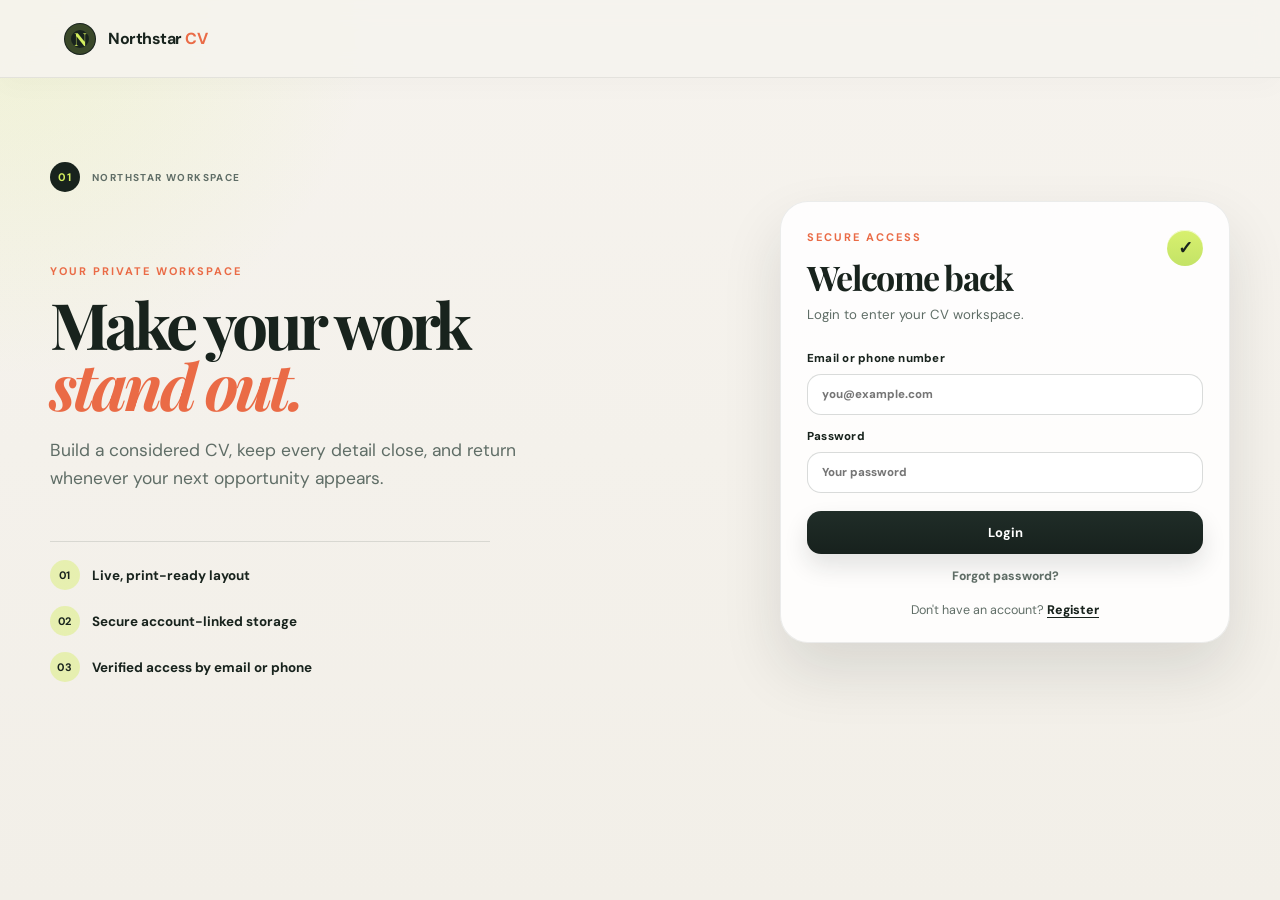
<file: index.html>
<!doctype html>
<html lang="en">
<head>
  <meta charset="UTF-8">
  <meta name="viewport" content="width=device-width, initial-scale=1.0">
  <meta name="description" content="Curriculum Vitae builder with live professional preview and print-ready output.">
  <title>Northstar CV Builder</title>
  <link rel="preconnect" href="https://fonts.googleapis.com">
  <link rel="preconnect" href="https://fonts.gstatic.com" crossorigin>
  <link href="https://fonts.googleapis.com/css2?family=DM+Sans:wght@400;500;600;700&family=Playfair+Display:wght@600;700&display=swap" rel="stylesheet">
  <link rel="stylesheet" href="style.css">
  <link rel="stylesheet" href="page.css">
  <script>
    (async () => {
      const storedUser = localStorage.getItem('northstar-user');
      if (!storedUser) {
        window.location.replace('login.html');
        return;
      }

      try {
        const user = JSON.parse(storedUser);
        const response = await fetch(`api.php?id=${encodeURIComponent(user.id)}`, { credentials: 'same-origin' });
        if (!response.ok) {
          window.location.replace('login.html');
          return;
        }
        document.body.classList.remove('auth-protected');
      } catch (error) {
        window.location.replace('login.html');
      }
    })();
  </script>
</head>
<body class="auth-protected">
  <header class="topbar">
    <a class="brand" href="#top" aria-label="Northstar CV Builder home"><span class="brand-mark">N</span><span>Northstar <em>CV</em></span></a>
    <div class="top-actions"><span class="saved-state" id="savedState">Saved locally</span><button class="button button-ghost" id="resetButton" type="button">Reset</button><button class="button button-dark" id="printButton" type="button"><span aria-hidden="true">↗</span> Print / PDF</button></div>
  </header>
  <main id="top" class="app-shell">
    <section class="intro"><p class="eyebrow">Curriculum vitae studio</p><h1>Build a CV that<br><span>opens doors.</span></h1><p class="intro-copy">Shape your story, keep the details sharp, and walk away with a CV that feels unmistakably yours.</p><div class="progress-wrap"><div class="progress-label"><span>Profile completeness</span><strong id="progressText">0%</strong></div><div class="progress-track"><div id="progressBar"></div></div></div></section>
    <div class="workspace">
      <form class="editor" id="cvForm" autocomplete="off">
        <section class="form-section"><div class="section-heading"><div><span class="step">01</span><h2>Contact information</h2><p>Give employers a clear way to reach you.</p></div></div><div class="field-grid"><label class="field field-wide">Full name<input data-path="basics.name" placeholder="John Doe"></label><label class="field field-wide">Professional headline<input data-path="basics.headline" placeholder="Professional"></label><label class="field">Professional email<input data-path="basics.email" type="email" placeholder="john.doe@example.com"></label><label class="field">Professional phone<input data-path="basics.phone" placeholder="+1 555 000 0000"></label><label class="field">Date of birth<input data-path="basics.dob" placeholder="DD/MM/YYYY"></label><label class="field">City and state / country<input data-path="basics.location" placeholder="City, State, Country"></label><label class="field">Website / LinkedIn<input data-path="basics.website" placeholder="linkedin.com/in/johndoe"></label></div></section>
        <section class="form-section"><div class="section-heading"><div><span class="step">02</span><h2>Professional summary</h2><p>Write a tailored 3-to-4-sentence introduction.</p></div><label class="switch"><input type="checkbox" data-toggle="summary" checked><span></span><b>Include</b></label></div><label class="field"><textarea data-path="summary" rows="4" placeholder="Highlight your top skills, achievements, and career goals..."></textarea></label></section>
        <section class="form-section"><div class="section-heading"><div><span class="step">03</span><h2>Work experience</h2><p>List roles in reverse-chronological order with measurable achievements.</p></div><button class="add-button" type="button" data-add="experience">+ Add role</button></div><div id="experienceFields"></div></section>
        <section class="form-section"><div class="section-heading"><div><span class="step">04</span><h2>Education & qualifications</h2><p>Include degrees, diplomas, institutions, locations, and dates.</p></div><button class="add-button" type="button" data-add="education">+ Add education</button></div><div id="educationFields"></div></section>
        <section class="form-section"><div class="section-heading"><div><span class="step">05</span><h2>Skills</h2><p>Make your strongest capabilities easy to scan.</p></div></div><label class="field"><span>Skills <small>Separate each skill with a comma</small></span><input data-path="skills" placeholder="Communication, Leadership, Teamwork, Engineering, Problem solving, Time management"></label></section>
        <section class="form-section"><div class="section-heading"><div><span class="step">06</span><h2>Optional sections</h2><p>Add specialized details when they strengthen your application.</p></div></div><div class="optional-grid"><label class="optional-card"><input type="checkbox" data-toggle="positions"><span><b>Positions held</b><small>Additional roles</small></span></label><label class="optional-card"><input type="checkbox" data-toggle="certifications"><span><b>Certifications & licenses</b><small>Industry credentials</small></span></label><label class="optional-card"><input type="checkbox" data-toggle="awards"><span><b>Awards & honors</b><small>Recognition and scholarships</small></span></label><label class="optional-card"><input type="checkbox" data-toggle="publications"><span><b>Publications & presentations</b><small>Research and industry work</small></span></label><label class="optional-card"><input type="checkbox" data-toggle="memberships"><span><b>Professional memberships</b><small>Recognized industry bodies</small></span></label></div><div id="optionalFields"></div></section>
        <section class="form-section"><div class="section-heading"><div><span class="step">07</span><h2>Referees</h2><p>List employers, mentors, or professional contacts who can vouch for your work.</p></div><button class="add-button" type="button" data-add="references">+ Add referee</button></div><div id="referencesFields"></div></section>
      </form>
      <aside class="preview-panel"><div class="preview-toolbar"><div><span class="eyebrow">Live document</span><h2>Your CV</h2></div><span class="page-count">A4 / 1 page</span></div><div class="paper" id="cvPreview"></div></aside>
    </div>
  </main>
  <script src="main.js?v=20261012-positions"></script>
</body>
</html>
</file>
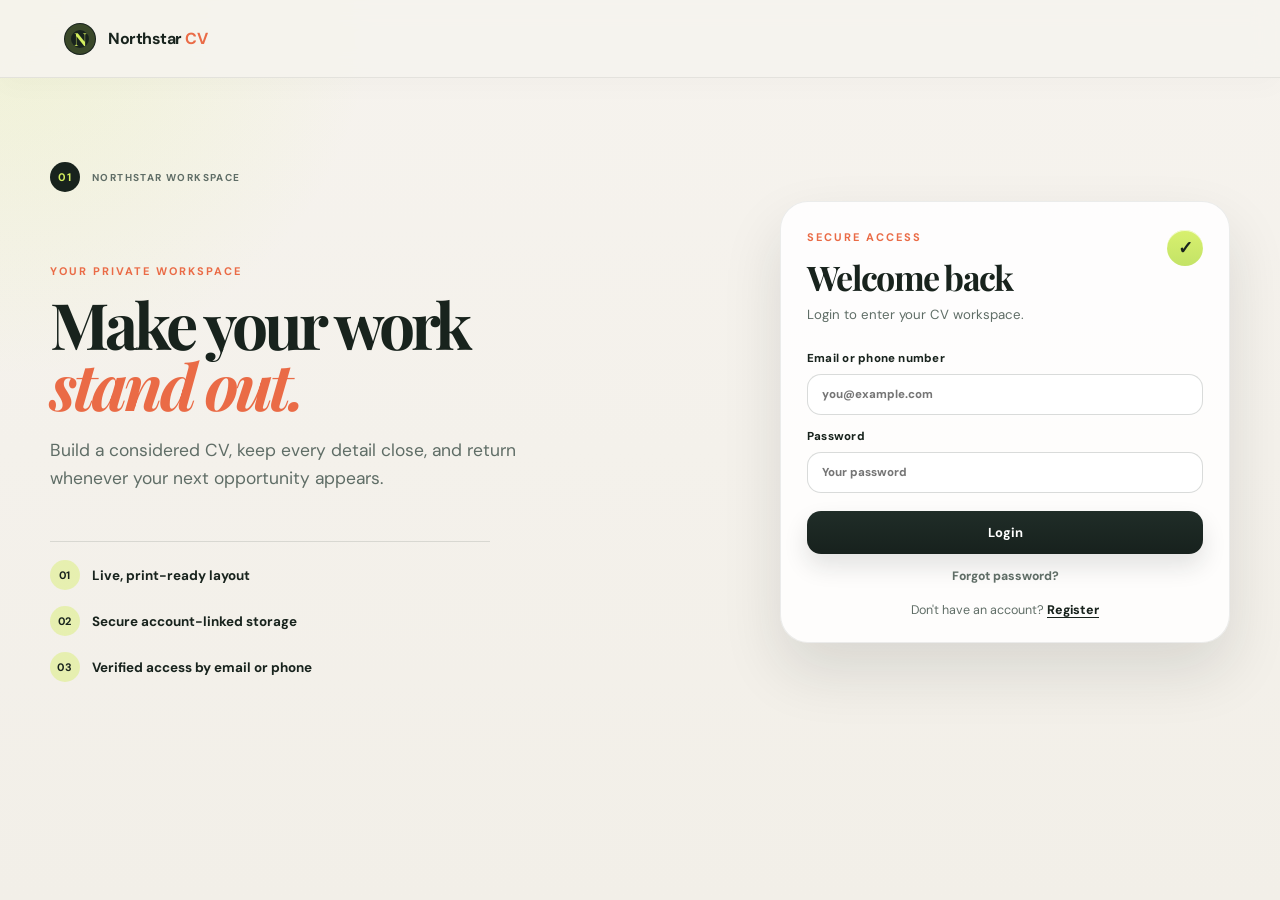
<file: login.html>
<!doctype html>
<html lang="en">
<head>
  <meta charset="UTF-8">
  <meta name="viewport" content="width=device-width, initial-scale=1.0">
  <meta name="description" content="Secure access to your Northstar CV workspace.">
  <title>Login | Northstar CV</title>
  <link rel="preconnect" href="https://fonts.googleapis.com">
  <link rel="preconnect" href="https://fonts.gstatic.com" crossorigin>
  <link href="https://fonts.googleapis.com/css2?family=DM+Sans:wght@400;500;600;700&family=Playfair+Display:wght@600;700&display=swap" rel="stylesheet">
  <link rel="stylesheet" href="style.css">
  <link rel="stylesheet" href="page.css">
</head>
<body class="auth-page">
  <header class="topbar">
    <a class="brand" href="login.html" aria-label="Northstar CV home"><span class="brand-mark">N</span><span>Northstar <em>CV</em></span></a>
  </header>

  <main class="auth-shell">
    <section class="auth-hero">
      <div class="hero-index"><span>01</span><span>Northstar workspace</span></div>
      <p class="eyebrow">Your private workspace</p>
      <h1>Make your work<br><span>stand out.</span></h1>
      <p>Build a considered CV, keep every detail close, and return whenever your next opportunity appears.</p>
      <div class="auth-benefits"><div><strong>01</strong><span>Live, print-ready layout</span></div><div><strong>02</strong><span>Secure account-linked storage</span></div><div><strong>03</strong><span>Verified access by email or phone</span></div></div>
    </section>

    <section class="account-box account-card" aria-labelledby="accountTitle">
      <div class="account-header">
        <div>
          <p class="eyebrow account-eyebrow">Secure access</p>
          <h2 id="accountTitle">Welcome back</h2>
        </div>
        <span class="secure-mark" aria-hidden="true">&#10003;</span>
      </div>
      <p id="accountStatus">Login to enter your CV workspace.</p>

      <form id="loginForm" class="auth-form">
        <label class="auth-label">Email or phone number<input type="text" name="loginIdentifier" autocomplete="username" placeholder="you@example.com" required></label>
        <label class="auth-label">Password<input type="password" name="loginPassword" autocomplete="current-password" placeholder="Your password" required></label>
        <button type="submit" class="button button-dark">Login</button>
        <button type="button" id="forgotPasswordButton" class="text-button">Forgot password?</button>
      </form>

      <p class="register-prompt">Don't have an account? <a href="register.html">Register</a></p>

      <div id="resetSection" class="reset-box" hidden>
        <div class="reset-heading"><strong>Reset your password</strong><button type="button" id="cancelResetButton" class="text-button">Back to login</button></div>
        <p>We will send a one-time code to your verified email or phone.</p>
        <form id="resetRequestForm" class="auth-form">
          <div class="auth-row">
            <label class="auth-label">Send code by<select name="resetIdentifierType"><option value="email">Email</option><option value="phone">Phone</option></select></label>
            <label class="auth-label">Contact<input id="resetIdentifier" type="text" name="resetIdentifier" autocomplete="email" placeholder="you@example.com" required></label>
          </div>
          <button type="submit" class="button button-outline">Send reset code</button>
        </form>
        <form id="resetPasswordForm" class="auth-form" hidden>
          <label class="auth-label">Reset code<input type="text" name="resetOtp" inputmode="numeric" maxlength="6" autocomplete="one-time-code" placeholder="123456" required></label>
          <label class="auth-label">New password<input type="password" name="resetPassword" autocomplete="new-password" placeholder="At least 6 characters" minlength="6" required></label>
          <label class="auth-label">Confirm new password<input type="password" name="confirmResetPassword" autocomplete="new-password" placeholder="Re-enter your new password" minlength="6" required></label>
          <button type="submit" class="button button-dark">Update password</button>
        </form>
      </div>
    </section>
  </main>

  <script src="main.js"></script>
</body>
</html>
</file>
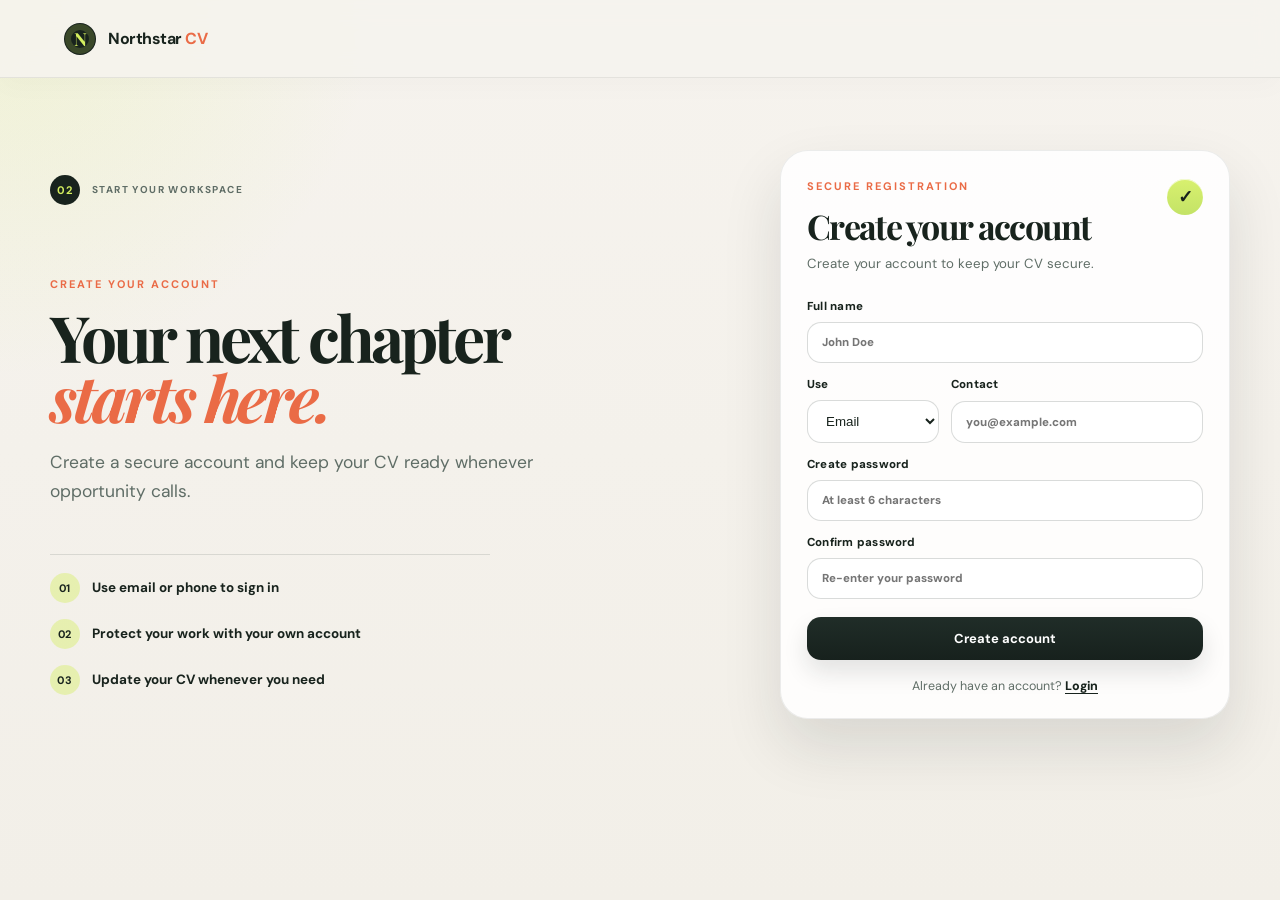
<file: register.html>
<!doctype html>
<html lang="en">
<head>
  <meta charset="UTF-8">
  <meta name="viewport" content="width=device-width, initial-scale=1.0">
  <meta name="description" content="Create your secure Northstar CV account.">
  <title>Register | Northstar CV</title>
  <link rel="preconnect" href="https://fonts.googleapis.com">
  <link rel="preconnect" href="https://fonts.gstatic.com" crossorigin>
  <link href="https://fonts.googleapis.com/css2?family=DM+Sans:wght@400;500;600;700&family=Playfair+Display:wght@600;700&display=swap" rel="stylesheet">
  <link rel="stylesheet" href="style.css">
  <link rel="stylesheet" href="page.css">
</head>
<body class="auth-page">
  <header class="topbar">
    <a class="brand" href="login.html" aria-label="Northstar CV home"><span class="brand-mark">N</span><span>Northstar <em>CV</em></span></a>
  </header>

  <main class="auth-shell register-shell">
    <section class="auth-hero">
      <div class="hero-index"><span>02</span><span>Start your workspace</span></div>
      <p class="eyebrow">Create your account</p>
      <h1>Your next chapter<br><span>starts here.</span></h1>
      <p>Create a secure account and keep your CV ready whenever opportunity calls.</p>
      <div class="auth-benefits"><div><strong>01</strong><span>Use email or phone to sign in</span></div><div><strong>02</strong><span>Protect your work with your own account</span></div><div><strong>03</strong><span>Update your CV whenever you need</span></div></div>
    </section>

    <section class="account-box account-card" aria-labelledby="accountTitle">
      <div class="account-header">
        <div>
          <p class="eyebrow account-eyebrow">Secure registration</p>
          <h2 id="accountTitle">Create your account</h2>
        </div>
        <span class="secure-mark" aria-hidden="true">&#10003;</span>
      </div>
      <p id="accountStatus">Create your account to keep your CV secure.</p>

      <form id="signupForm" class="auth-form">
        <label class="auth-label">Full name<input type="text" name="name" autocomplete="name" placeholder="John Doe" required></label>
        <div class="auth-row">
          <label class="auth-label">Use<select name="identifierType" aria-label="Account contact type"><option value="email">Email</option><option value="phone">Phone</option></select></label>
          <label class="auth-label">Contact<input id="registerIdentifier" type="text" name="identifier" autocomplete="email" placeholder="you@example.com" required></label>
        </div>
        <label class="auth-label">Create password<input type="password" name="password" autocomplete="new-password" placeholder="At least 6 characters" minlength="6" required></label>
        <label class="auth-label">Confirm password<input type="password" name="confirmPassword" autocomplete="new-password" placeholder="Re-enter your password" minlength="6" required></label>
        <button type="submit" class="button button-dark">Create account</button>
      </form>

      <p class="register-prompt">Already have an account? <a href="login.html">Login</a></p>
    </section>
  </main>

  <script src="main.js"></script>
</body>
</html>
</file>
<file: style.css>
.text-button{border:0;background:transparent;color:var(--muted);font-size:11px;font-weight:700;text-align:center;text-decoration:underline;text-underline-offset:3px;padding:2px}.text-button:hover{color:var(--orange)}.reset-box{border-top:1px solid var(--line);margin-top:20px;padding-top:20px}.reset-heading{display:flex;align-items:center;justify-content:space-between;gap:12px}.reset-heading strong{font-size:16px}.reset-box>p{color:var(--muted);font-size:12px;line-height:1.5;margin:8px 0 18px}.reset-box .auth-form[hidden]{display:none}
.register-prompt{margin:24px 0 0;text-align:center;color:var(--muted);font-size:12px}.register-prompt a{color:var(--ink);font-weight:700;text-underline-offset:3px}.register-prompt a:hover{color:var(--orange)}.register-shell .account-card{align-self:center}
:root{--ink:#17211d;--muted:#69716b;--line:#dfe4df;--paper:#fffefa;--canvas:#f4f3ee;--lime:#d8f26b;--orange:#ef714a;--shadow:0 24px 70px rgba(31,44,35,.12)}*{box-sizing:border-box}html{scroll-behavior:smooth}body{margin:0;background:var(--canvas);color:var(--ink);font-family:'DM Sans',sans-serif}button,input,textarea{font:inherit}button{cursor:pointer}.topbar{height:78px;background:rgba(244,243,238,.94);border-bottom:1px solid var(--line);display:flex;align-items:center;justify-content:space-between;padding:0 clamp(20px,5vw,76px);position:sticky;top:0;z-index:10;backdrop-filter:blur(12px)}.brand{display:flex;gap:10px;align-items:center;color:var(--ink);font-weight:700;text-decoration:none;letter-spacing:-.03em}.brand em{font-style:normal;color:var(--orange)}.brand-mark{background:var(--ink);color:var(--lime);width:28px;height:28px;display:grid;place-items:center;font-family:'Playfair Display',serif;font-size:18px;border-radius:50%}.top-actions{display:flex;align-items:center;gap:12px}.saved-state{font-size:12px;color:var(--muted);margin-right:10px}.button{border:0;padding:11px 17px;border-radius:4px;font-weight:700;font-size:13px}.button-ghost{background:transparent;color:var(--muted)}.button-dark{background:var(--ink);color:#fff}.button-dark span{font-size:16px;margin-right:6px}.app-shell{max-width:1440px;margin:auto;padding:72px clamp(20px,5vw,76px) 40px}.intro{max-width:610px;margin-bottom:64px}.eyebrow{margin:0 0 14px;color:var(--orange);font-size:11px;font-weight:700;letter-spacing:.15em;text-transform:uppercase}.intro h1{font-family:'Playfair Display',serif;font-size:clamp(46px,6vw,80px);line-height:.98;letter-spacing:-.04em;margin:0 0 22px}.intro h1 span{color:var(--orange);font-style:italic}.intro-copy{color:var(--muted);font-size:17px;line-height:1.6;max-width:430px;margin:0}.progress-wrap{margin-top:36px;max-width:380px}.progress-label{display:flex;justify-content:space-between;font-size:12px;margin-bottom:9px}.progress-label strong{color:var(--orange)}.progress-track{height:5px;background:#dfe3db;border-radius:8px;overflow:hidden}.progress-track div{height:100%;width:0;background:var(--orange);transition:width .35s ease}.workspace{display:grid;grid-template-columns:minmax(420px,1fr) minmax(420px,.93fr);gap:clamp(36px,6vw,100px);align-items:start}.editor{min-width:0}.form-section{padding:0 0 38px;margin-bottom:37px;border-bottom:1px solid var(--line)}.section-heading{display:flex;justify-content:space-between;gap:20px;align-items:flex-start;margin-bottom:23px}.step{color:var(--orange);font-size:11px;font-weight:700;letter-spacing:.12em}.section-heading h2{font-size:21px;margin:7px 0 5px;letter-spacing:-.03em}.section-heading p{color:var(--muted);font-size:13px;margin:0;line-height:1.5}.field-grid{display:grid;grid-template-columns:1fr 1fr;gap:17px 14px}.field{display:flex;flex-direction:column;gap:8px;color:#3b453e;font-size:12px;font-weight:700}.field-wide{grid-column:span 2}.field input,.field textarea{width:100%;border:1px solid #cfd7cf;background:rgba(255,255,255,.5);border-radius:3px;padding:12px 13px;color:var(--ink);outline:none;transition:border .2s,box-shadow .2s}.field textarea{resize:vertical;line-height:1.5}.field input:focus,.field textarea:focus{border-color:var(--orange);box-shadow:0 0 0 3px rgba(239,113,74,.12)}.field small{font-weight:400;color:var(--muted);margin-left:5px}.add-button{border:1px solid var(--ink);background:transparent;color:var(--ink);padding:8px 11px;border-radius:3px;font-weight:700;font-size:12px;white-space:nowrap}.repeat-item{border:1px solid var(--line);padding:17px;margin-bottom:12px;background:rgba(255,255,255,.3)}.repeat-top{display:flex;justify-content:space-between;gap:10px;align-items:center;margin-bottom:15px}.repeat-label{font-size:12px;font-weight:700}.remove-button{border:0;background:none;color:var(--orange);font-size:12px;font-weight:700}.repeat-grid{display:grid;grid-template-columns:1fr 1fr;gap:14px}.repeat-grid .field-wide{grid-column:span 2}.switch{display:flex;align-items:center;gap:8px;font-size:12px;color:var(--muted);white-space:nowrap}.switch input,.optional-card input{position:absolute;opacity:0}.switch span{width:34px;height:20px;border-radius:20px;background:#bec7bf;position:relative;transition:background .2s}.switch span:after{content:'';position:absolute;width:14px;height:14px;top:3px;left:3px;background:#fff;border-radius:50%;transition:transform .2s}.switch input:checked+span{background:var(--orange)}.switch input:checked+span:after{transform:translateX(14px)}.optional-grid{display:grid;grid-template-columns:repeat(3,1fr);gap:10px;margin-bottom:16px}.optional-card{border:1px solid var(--line);padding:14px 10px;display:flex;gap:9px;cursor:pointer;min-height:69px}.optional-card:has(input:checked){border-color:var(--orange);background:#fff8f4}.optional-card:before{content:'+';border:1px solid #b7c0b8;border-radius:50%;width:18px;height:18px;display:grid;place-items:center;color:var(--muted);font-size:15px;flex:none}.optional-card:has(input:checked):before{content:'✓';background:var(--orange);color:#fff;border-color:var(--orange);font-size:11px}.optional-card span{display:flex;flex-direction:column;gap:4px}.optional-card b{font-size:12px}.optional-card small{font-size:10px;color:var(--muted);line-height:1.3}.preview-panel{position:sticky;top:110px}.preview-toolbar{display:flex;justify-content:space-between;align-items:flex-end;margin-bottom:18px}.preview-toolbar h2{font-family:'Playfair Display',serif;font-size:30px;margin:0}.page-count{font-size:11px;color:var(--muted)}.paper{background:var(--paper);box-shadow:var(--shadow);min-height:780px;padding:54px 57px;color:#202b25}.cv-head{border-bottom:2px solid var(--ink);padding-bottom:20px;margin-bottom:22px}.cv-head h1{font-family:'Playfair Display',serif;font-size:38px;line-height:1;margin:0 0 9px;letter-spacing:-.04em}.cv-head h3{font-size:12px;font-weight:500;color:var(--orange);letter-spacing:.08em;text-transform:uppercase;margin:0 0 16px}.contact-line{color:var(--muted);font-size:9px;display:flex;gap:8px;flex-wrap:wrap}.contact-line span:not(:last-child):after{content:'•';margin-left:8px;color:var(--orange)}.cv-section{margin-bottom:20px}.cv-section h4{font-size:10px;letter-spacing:.15em;text-transform:uppercase;margin:0 0 12px;color:var(--orange);display:flex;align-items:center;gap:9px}.cv-section h4:after{content:'';height:1px;background:#e2e5df;flex:1}.cv-summary{font-size:10.5px;line-height:1.65;color:#4c5750;margin:0}.cv-entry{margin-bottom:15px}.entry-head{display:flex;justify-content:space-between;gap:12px}.entry-head strong{font-size:11px}.entry-date{font-size:9px;color:var(--orange);white-space:nowrap}.entry-sub{font-size:10px;color:var(--muted);margin:3px 0 6px}.entry-description{font-size:9.5px;line-height:1.55;color:#4c5750;margin:0;white-space:pre-line}.skill-list{display:flex;flex-wrap:wrap;gap:6px}.skill{font-size:9px;background:#edf2e7;padding:5px 8px;border-radius:2px}.empty-preview{color:#9aa39b;font-size:11px;line-height:1.6}.footer{padding:20px clamp(20px,5vw,76px) 42px;color:var(--muted);font-size:11px}.footer span{color:var(--orange);padding:0 7px}@media(max-width:1000px){.workspace{grid-template-columns:1fr}.preview-panel{position:static;max-width:760px}.paper{min-height:auto}.intro{margin-bottom:45px}}@media(max-width:600px){.topbar{height:66px}.saved-state{display:none}.button{padding:10px}.app-shell{padding-top:45px}.workspace{display:block}.field-grid,.repeat-grid{grid-template-columns:1fr}.field-wide,.repeat-grid .field-wide{grid-column:span 1}.optional-grid{grid-template-columns:1fr 1fr}.paper{padding:34px 25px}.cv-head h1{font-size:32px}.top-actions{gap:3px}}
@media print{@page{size:A4;margin:10mm}html,body{background:#fff!important;margin:0!important;padding:0!important}body{-webkit-print-color-adjust:exact;print-color-adjust:exact}.topbar,.intro,.editor,.preview-toolbar,.footer,.saved-state,.button,.page-count{display:none!important}.app-shell{padding:0!important;max-width:none!important;margin:0!important}.workspace,.preview-panel{display:block!important;width:100%!important;max-width:none!important}.preview-panel{position:static!important}.paper{box-shadow:none!important;border:0!important;border-radius:0!important;padding:0!important;min-height:0!important;background:#fff!important;width:100%!important;max-width:none!important;overflow:visible!important}.paper:before,.paper:after{display:none!important}.cv-head{margin:0 0 10px;padding-top:0}.cv-head h2{font-size:22pt!important;line-height:1.1!important;letter-spacing:0!important;font-weight:700!important;color:#111!important;text-transform:none!important}.contact-line{font-size:9pt!important;line-height:1.4!important;gap:6pt 8pt!important;color:#444!important}.contact-line span:not(:last-child):after{content:' | ';margin-left:6pt;color:#555}.cv-section{margin-top:12pt!important}.cv-section h4{margin:0 0 6pt!important;padding-bottom:4pt!important;border-bottom:1px solid #111!important;color:#111!important;font-size:8.5pt!important;letter-spacing:.14em!important;text-transform:uppercase!important}.cv-entry{display:grid!important;gap:2pt!important;margin:0 0 8pt!important;padding:0 0 8pt!important;border-bottom:1px solid rgba(17,17,17,.1)!important}.entry-head{display:flex!important;justify-content:space-between!important;align-items:flex-start!important;gap:12pt}.entry-head strong{font-size:9.5pt!important;line-height:1.3!important;color:#111!important}.entry-date,.entry-sub{font-size:8.4pt!important;line-height:1.5!important;color:#444!important}.entry-description{margin:2pt 0 0!important;padding-left:14pt!important;font-size:8.7pt!important;line-height:1.5!important;color:#333!important}.entry-description li{margin:0!important;padding:0}.cv-summary,.cv-summary strong{font-size:9pt!important;line-height:1.5!important;color:#333!important}.cv-summary strong{display:inline-block;margin-bottom:3pt;font-size:8.5pt!important;letter-spacing:.12em!important;text-transform:uppercase!important}.skills-list,.skill{display:none!important}.#cvPreview{font-family:Arial,Helvetica,sans-serif!important} }

/* Conventional CV document styling */
.paper{font-family:'DM Sans',sans-serif;border-top:5px solid var(--ink)}
.paper .cv-head h1{font-family:'DM Sans',sans-serif !important;font-weight:700;letter-spacing:-.04em}
.paper .cv-head h3{font-family:'DM Sans',sans-serif !important;color:var(--ink) !important;font-weight:600;letter-spacing:.04em}
.contact-line span:not(:last-child):after{content:' | ';margin-left:8px;color:var(--muted)}
.paper .cv-section h4{color:var(--ink) !important;border-bottom:1px solid var(--ink);padding-bottom:6px;letter-spacing:.08em}
.cv-section h4:after{display:none}
.entry-date{color:var(--muted)}
.entry-description{font-size:9.5px;line-height:1.55;color:#4c5750;margin:6px 0 0;padding-left:15px}
.entry-description li{padding-left:3px;margin-bottom:3px}
.auth-protected{visibility:hidden}
.auth-page{min-height:100vh;display:flex;flex-direction:column}
.auth-shell{width:min(1120px,calc(100% - 40px));margin:auto;display:grid;grid-template-columns:1fr 480px;gap:clamp(40px,8vw,120px);align-items:center;padding:72px 0}
.auth-hero h1{font-family:'Playfair Display',serif;font-size:clamp(42px,5vw,70px);line-height:1;letter-spacing:-.04em;margin:0 0 22px}.auth-hero h1 span{color:var(--orange);font-style:italic}.auth-hero>p:not(.eyebrow){color:var(--muted);font-size:17px;line-height:1.6;max-width:430px}.auth-note{display:grid;gap:5px;border-left:3px solid var(--lime);padding:12px 0 12px 16px;margin-top:38px;font-size:13px}.auth-note span{color:var(--muted)}.account-card{width:100%;margin:0}.account-card h2{margin:0;font-family:'Playfair Display',serif;font-size:30px;letter-spacing:-.02em}.secure-mark{display:grid;place-items:center;width:30px;height:30px;border-radius:50%;background:var(--lime);font-weight:700}.auth-label{display:grid;gap:7px;color:var(--muted);font-size:12px;font-weight:700}.button-outline{background:transparent;color:var(--ink);border:1px solid var(--ink)}.auth-divider{display:flex;align-items:center;gap:12px;color:var(--muted);font-size:11px;margin:24px 0}.auth-divider:before,.auth-divider:after{content:'';height:1px;background:var(--line);flex:1}.signup-form{margin-top:0}.footer{margin-top:auto}@media (max-width:800px){.auth-shell{grid-template-columns:1fr;padding:48px 0}.auth-hero{max-width:560px}.auth-note{margin-top:24px}}

/* Account and verification surface */
.account-panel{margin:-20px 0 58px;max-width:720px}
.account-box{background:var(--paper);border:1px solid var(--line);border-radius:8px;padding:26px 28px;box-shadow:0 14px 34px rgba(31,44,35,.07)}
.account-header{display:flex;align-items:flex-start;justify-content:space-between;gap:20px}
.account-header h3{margin:0;font-family:'Playfair Display',serif;font-size:28px;letter-spacing:-.02em}
.account-eyebrow{margin-bottom:8px}
#accountStatus{margin:8px 0 22px;color:var(--muted);font-size:13px}
.auth-form{display:grid;gap:11px}
.auth-form input,.auth-form select,.otp-box input{width:100%;border:1px solid var(--line);border-radius:4px;background:#fff;padding:12px 13px;color:var(--ink);outline:none}
.auth-form input:focus,.auth-form select:focus,.otp-box input:focus{border-color:var(--orange);box-shadow:0 0 0 3px rgba(239,113,74,.12)}
.auth-row{display:grid;grid-template-columns:125px 1fr;gap:11px}
.auth-row select{appearance:auto}
.otp-box{margin-top:14px;padding:16px;background:#f8f8f2;border:1px solid #dce4c6;border-left:4px solid var(--lime);border-radius:4px}
.otp-box label{display:block;font-size:12px;font-weight:700;margin-bottom:8px}
.otp-row{display:grid;grid-template-columns:1fr auto;gap:10px}
.otp-box p{margin:9px 0 0;color:var(--muted);font-size:12px;line-height:1.5}
.login-form{margin-top:22px;padding-top:20px;border-top:1px solid var(--line)}
.login-form .button{justify-self:start}
@media (max-width:600px){.account-panel{margin-top:-24px}.account-box{padding:22px 18px}.auth-row,.otp-row{grid-template-columns:1fr}.account-header{display:block}.account-header .button{margin-top:12px;padding-left:0}.login-form .button{width:100%}}

/* Focused authentication page */
.auth-page{background:#eceee8}.auth-page .topbar{background:rgba(236,238,232,.9)}
.auth-shell{max-width:1180px;grid-template-columns:minmax(0,1fr) minmax(390px,450px);gap:clamp(56px,9vw,150px);padding:clamp(56px,9vh,100px) 0}
.auth-hero{padding:12px 0}.hero-index{display:flex;align-items:center;gap:12px;color:var(--muted);font-size:10px;font-weight:700;letter-spacing:.14em;text-transform:uppercase;margin-bottom:72px}.hero-index span:first-child{display:grid;place-items:center;width:30px;height:30px;background:var(--ink);color:var(--lime);border-radius:50%;font-size:11px}.auth-hero h1{font-size:clamp(52px,6.2vw,88px);line-height:.93;margin-bottom:26px}.auth-hero>p:not(.eyebrow){font-size:18px;max-width:470px}.auth-benefits{display:grid;gap:17px;border-top:1px solid #cbd2ca;margin-top:58px;padding-top:20px;max-width:430px}.auth-benefits div{display:grid;grid-template-columns:28px 1fr;gap:12px;align-items:center;font-size:13px}.auth-benefits strong{color:var(--orange);font-size:11px;letter-spacing:.1em}.auth-benefits span{font-weight:600}.account-card{padding:34px;background:#fff;border-color:#d4dad2;box-shadow:0 28px 60px rgba(31,44,35,.13)}.account-card .account-header h2{font-size:34px}.account-card #accountStatus{margin-top:10px;margin-bottom:25px}.auth-mode-switch{display:grid;grid-template-columns:1fr 1fr;gap:4px;background:#eef0eb;padding:4px;border-radius:5px;margin-bottom:24px}.auth-mode-button{border:0;background:transparent;color:var(--muted);padding:10px 8px;border-radius:3px;font-size:12px;font-weight:700}.auth-mode-button.is-active{background:#fff;color:var(--ink);box-shadow:0 2px 7px rgba(31,44,35,.1)}.auth-form{gap:15px}.auth-label{color:var(--ink);font-size:11px;letter-spacing:.02em}.auth-form input,.auth-form select,.otp-box input{padding:13px 14px;margin-top:1px}.auth-form .button{width:100%;padding:13px 17px;margin-top:4px}.button-outline{border-color:#aeb8ad}.signup-form[hidden]{display:none}.otp-box{margin-top:20px}.auth-page .footer{padding-bottom:24px}@media (max-width:800px){.auth-shell{grid-template-columns:1fr;gap:40px;padding:45px 0}.hero-index{margin-bottom:42px}.auth-benefits{margin-top:36px}.auth-card{max-width:520px}.account-card{justify-self:center}.auth-page .footer{padding-left:20px;padding-right:20px}}@media (max-width:480px){.auth-shell{width:min(100% - 28px,450px)}.account-card{padding:24px 18px}.auth-hero h1{font-size:52px}.hero-index{margin-bottom:34px}}
</file>
<file: page.css>
:root {
  --bg-soft: #f5f3ed;
  --bg-strong: #ece8df;
  --panel: rgba(255, 255, 255, 0.86);
  --panel-strong: #ffffff;
  --panel-border: rgba(23, 33, 29, 0.08);
  --ink: #18231d;
  --muted: #5f6d66;
  --line: #dfe5df;
  --orange: #ea6b46;
  --orange-soft: rgba(234, 107, 70, 0.12);
  --lime: #d4ef5f;
  --shadow-lg: 0 28px 70px rgba(24, 35, 29, 0.12);
  --shadow-md: 0 18px 42px rgba(24, 35, 29, 0.08);
  --shadow-sm: 0 10px 24px rgba(24, 35, 29, 0.06);
}

body {
  background:
    radial-gradient(circle at top left, rgba(212, 239, 95, 0.22), transparent 22%),
    linear-gradient(180deg, #f6f3ee 0%, #f2efe8 100%);
}

.topbar {
  background: rgba(246, 243, 238, 0.88);
  border-bottom: 1px solid rgba(23, 33, 29, 0.08);
  box-shadow: 0 8px 20px rgba(24, 35, 29, 0.02);
}

.brand {
  gap: 12px;
  padding: 8px 0;
}

.brand-mark {
  width: 32px;
  height: 32px;
  font-size: 18px;
  border: 1px solid rgba(24, 35, 29, 0.1);
  box-shadow: inset 0 0 0 6px rgba(212, 239, 95, 0.18);
}

.top-actions {
  gap: 10px;
}

.saved-state {
  padding: 8px 12px;
  border-radius: 999px;
  background: rgba(255, 255, 255, 0.7);
  border: 1px solid var(--panel-border);
  color: var(--muted);
  margin-right: 4px;
}

.button {
  border-radius: 12px;
  padding: 12px 18px;
  transition: transform 0.18s ease, box-shadow 0.18s ease, background 0.18s ease;
}

.button:hover {
  transform: translateY(-1px);
}

.button-ghost {
  border: 1px solid rgba(24, 35, 29, 0.12);
  background: rgba(255, 255, 255, 0.5);
  color: var(--ink);
}

.button-dark {
  background: linear-gradient(180deg, #202d28 0%, #17211d 100%);
  box-shadow: 0 12px 24px rgba(24, 35, 29, 0.12);
}

.app-shell {
  padding-top: 54px;
  padding-bottom: 46px;
}

.intro {
  max-width: 640px;
  margin-bottom: 42px;
}

.eyebrow {
  margin-bottom: 18px;
  letter-spacing: 0.18em;
}

.intro h1 {
  text-wrap: balance;
}

.intro-copy {
  font-size: 18px;
  max-width: 470px;
  color: var(--muted);
}

.progress-wrap {
  margin-top: 30px;
  max-width: 420px;
  padding: 18px 18px 14px;
  border-radius: 16px;
  background: rgba(255, 255, 255, 0.66);
  border: 1px solid rgba(23, 33, 29, 0.08);
  box-shadow: var(--shadow-sm);
}

.progress-track {
  height: 10px;
  border-radius: 999px;
  overflow: hidden;
  background: rgba(23, 33, 29, 0.08);
}

.progress-track div {
  height: 100%;
  border-radius: inherit;
  background: linear-gradient(90deg, var(--orange) 0%, #f59f7a 100%);
  box-shadow: 0 0 18px rgba(234, 107, 70, 0.26);
}

.workspace {
  gap: 34px;
  align-items: start;
}

.editor {
  display: grid;
  gap: 20px;
}

.form-section {
  background: rgba(255, 255, 255, 0.72);
  border: 1px solid var(--panel-border);
  border-radius: 24px;
  padding: 26px 22px 22px;
  box-shadow: var(--shadow-sm);
}

.section-heading {
  display: flex;
  justify-content: space-between;
  align-items: flex-start;
  gap: 18px;
  margin-bottom: 18px;
}

.section-heading > div {
  display: grid;
  gap: 8px;
}

.step {
  display: inline-flex;
  align-items: center;
  justify-content: center;
  width: 34px;
  height: 34px;
  border-radius: 10px;
  background: var(--orange-soft);
  color: var(--orange);
  font-size: 11px;
  font-weight: 800;
  letter-spacing: 0.06em;
}

.section-heading h2 {
  margin: 0;
  font-size: clamp(1.3rem, 1.6vw, 1.8rem);
  letter-spacing: -0.04em;
}

.section-heading p {
  margin: 0;
  color: var(--muted);
  font-size: 0.83rem;
}

.field-grid {
  display: grid;
  grid-template-columns: repeat(2, minmax(0, 1fr));
  gap: 16px;
}

.field {
  display: grid;
  gap: 8px;
  font-size: 0.76rem;
  color: var(--muted);
  font-weight: 700;
}

.field span {
  display: flex;
  align-items: baseline;
  justify-content: space-between;
  gap: 8px;
}

.field small {
  font-size: 10px;
  color: var(--muted);
}

.field input,
.field textarea,
.repeat-grid input,
.repeat-grid textarea {
  width: 100%;
  border: 1px solid rgba(23, 33, 29, 0.15);
  border-radius: 14px;
  background: rgba(255, 255, 255, 0.82);
  padding: 12px 14px;
  color: var(--ink);
  outline: none;
  transition: border-color 0.18s ease, box-shadow 0.18s ease, background 0.18s ease;
}

.field textarea,
.repeat-grid textarea {
  min-height: 116px;
  resize: vertical;
}

.field input:focus,
.field textarea:focus,
.repeat-grid input:focus,
.repeat-grid textarea:focus {
  border-color: rgba(234, 107, 70, 0.58);
  background: #fff;
  box-shadow: 0 0 0 4px rgba(234, 107, 70, 0.12);
}

.field-wide {
  grid-column: 1 / -1;
}

.switch {
  display: inline-flex;
  align-items: center;
  gap: 10px;
  padding: 8px 12px;
  border-radius: 999px;
  background: rgba(23, 33, 29, 0.03);
  border: 1px solid rgba(23, 33, 29, 0.08);
  color: var(--ink);
  font-size: 0.75rem;
  font-weight: 700;
}

.switch input {
  position: absolute;
  opacity: 0;
  pointer-events: none;
}

.switch span {
  position: relative;
  display: inline-block;
  width: 36px;
  height: 20px;
  border-radius: 999px;
  background: rgba(23, 33, 29, 0.16);
  transition: background 0.2s ease;
}

.switch span::after {
  content: "";
  position: absolute;
  width: 14px;
  height: 14px;
  border-radius: 50%;
  background: #fff;
  top: 3px;
  left: 4px;
  box-shadow: 0 3px 8px rgba(24, 35, 29, 0.2);
  transition: transform 0.2s ease;
}

.switch input:checked + span {
  background: rgba(234, 107, 70, 0.9);
}

.switch input:checked + span::after {
  transform: translateX(16px);
}

.add-button,
.remove-button {
  border: 0;
  border-radius: 10px;
  cursor: pointer;
  font-weight: 700;
  transition: transform 0.18s ease, opacity 0.18s ease;
}

.add-button {
  padding: 10px 12px;
  background: rgba(212, 239, 95, 0.32);
  color: var(--ink);
}

.add-button:hover,
.remove-button:hover {
  transform: translateY(-1px);
}

#experienceFields,
#educationFields,
#optionalFields {
  display: grid;
  gap: 16px;
}

.repeat-item {
  border: 1px solid rgba(23, 33, 29, 0.09);
  border-radius: 18px;
  background: rgba(249, 249, 247, 0.9);
  padding: 16px;
}

.repeat-top {
  display: flex;
  align-items: center;
  justify-content: space-between;
  gap: 10px;
  margin-bottom: 14px;
}

.repeat-label {
  display: inline-flex;
  align-items: center;
  gap: 8px;
  color: var(--ink);
  font-weight: 800;
  font-size: 0.78rem;
  letter-spacing: 0.04em;
  text-transform: uppercase;
}

.repeat-label::before {
  content: "";
  width: 8px;
  height: 8px;
  border-radius: 50%;
  background: var(--orange);
}

.remove-button {
  background: transparent;
  color: var(--muted);
  padding: 6px 10px;
}

.repeat-grid {
  display: grid;
  grid-template-columns: repeat(2, minmax(0, 1fr));
  gap: 16px;
}

.optional-grid {
  display: grid;
  grid-template-columns: repeat(2, minmax(0, 1fr));
  gap: 14px;
  margin-bottom: 16px;
}

.optional-card {
  display: flex;
  align-items: center;
  gap: 12px;
  padding: 14px 16px;
  border-radius: 16px;
  border: 1px solid rgba(23, 33, 29, 0.1);
  background: rgba(255, 255, 255, 0.72);
  cursor: pointer;
  transition: border-color 0.18s ease, transform 0.18s ease, box-shadow 0.18s ease;
}

.optional-card:hover {
  transform: translateY(-1px);
  box-shadow: var(--shadow-sm);
}

.optional-card input {
  accent-color: var(--orange);
  width: 18px;
  height: 18px;
  margin: 0;
}

.optional-card span {
  display: grid;
  gap: 3px;
}

.optional-card b {
  color: var(--ink);
  font-size: 0.82rem;
}

.optional-card small {
  color: var(--muted);
  font-size: 0.72rem;
}

.preview-panel {
  position: sticky;
  top: 94px;
}

.preview-toolbar {
  display: flex;
  align-items: center;
  justify-content: space-between;
  gap: 12px;
  margin-bottom: 14px;
  padding: 0 4px;
}

.preview-toolbar h2 {
  margin: 6px 0 0;
  font-size: clamp(1.7rem, 2vw, 2.2rem);
  letter-spacing: -0.04em;
}

.page-count {
  display: inline-flex;
  align-items: center;
  justify-content: center;
  min-height: 32px;
  padding: 0 12px;
  border-radius: 999px;
  border: 1px solid rgba(23, 33, 29, 0.12);
  background: rgba(255, 255, 255, 0.58);
  color: var(--muted);
  font-size: 0.72rem;
  font-weight: 700;
}

.paper {
  width: 100%;
  min-height: 1180px;
  background: #ffffff;
  border: 1px solid rgba(23, 33, 29, 0.08);
  box-shadow: none;
  border-radius: 0;
  padding: 32px 34px 24px;
  position: relative;
  overflow: hidden;
  color: #202421;
}

.paper::before,
.paper::after {
  content: "";
  display: none;
}

.cv-head {
  display: grid;
  gap: 4px;
  padding-top: 2px;
  margin-bottom: 16px;
  text-align: left;
}

.cv-head h2 {
  margin: 0;
  font-size: clamp(1.8rem, 2vw, 2.5rem);
  line-height: 1.05;
  letter-spacing: 0.01em;
  font-weight: 800;
  color: var(--ink);
  text-transform: none;
}

.cv-title {
  margin: 0 0 8px;
  font-size: 0.9rem;
  font-weight: 800;
  letter-spacing: 0.14em;
  text-transform: uppercase;
  color: var(--ink);
  text-align: center;
}

.cv-name {
  margin: 0;
  font-size: 1.05rem;
  font-weight: 800;
  line-height: 1.2;
  letter-spacing: 0.02em;
  color: var(--ink);
  text-align: left;
}

.contact-line {
  display: flex;
  flex-wrap: wrap;
  gap: 6px 10px;
  color: var(--muted);
  font-size: 0.66rem;
  line-height: 1.5;
  padding-top: 2px;
}

.contact-line span {
  display: inline-flex;
  align-items: center;
}

.contact-line span:not(:last-child)::after {
  content: "|";
  margin-left: 10px;
  color: rgba(23, 33, 29, 0.35);
}

.cv-section {
  margin-top: 16px;
}

.cv-section h4 {
  margin: 0 0 9px;
  padding-bottom: 5px;
  border-bottom: 1px solid rgba(23, 33, 29, 0.22);
  color: var(--ink);
  text-transform: uppercase;
  letter-spacing: 0.1em;
  font-size: 0.64rem;
  font-weight: 800;
}

.cv-entry {
  display: grid;
  gap: 3px;
  margin-bottom: 10px;
  padding-bottom: 9px;
  border-bottom: 1px solid rgba(23, 33, 29, 0.08);
}

.cv-entry:last-child {
  margin-bottom: 0;
  border-bottom: 0;
  padding-bottom: 0;
}

.entry-head {
  display: flex;
  justify-content: space-between;
  align-items: baseline;
  gap: 10px;
}

.entry-head strong {
  font-size: 0.78rem;
  letter-spacing: -0.02em;
  color: var(--ink);
  font-weight: 800;
}

.entry-date {
  color: var(--muted);
  font-size: 0.64rem;
  font-weight: 700;
}

.entry-sub {
  color: var(--muted);
  font-size: 0.66rem;
  font-weight: 700;
}

.entry-description {
  margin: 2px 0 0;
  padding-left: 18px;
  color: #485a52;
  font-size: 0.64rem;
  line-height: 1.55;
}

.entry-description li + li {
  margin-top: 2px;
}

.cv-summary {
  margin: 0;
  color: #3f4d49;
  font-size: 0.68rem;
  line-height: 1.7;
}

.cv-summary strong {
  display: inline-block;
  margin-bottom: 4px;
  font-size: 0.72rem;
  letter-spacing: 0.04em;
  text-transform: uppercase;
  color: var(--ink);
}

.skills-list {
  display: flex;
  flex-wrap: wrap;
  gap: 8px;
}

.skill {
  display: inline-flex;
  align-items: center;
  padding: 7px 10px;
  border-radius: 999px;
  background: linear-gradient(180deg, rgba(234, 107, 70, 0.08), rgba(212, 239, 95, 0.12));
  border: 1px solid rgba(234, 107, 70, 0.14);
  color: var(--ink);
  font-size: 0.68rem;
  font-weight: 700;
  box-shadow: inset 0 1px 0 rgba(255,255,255,0.8);
}

.empty-preview {
  margin: 0;
  color: var(--muted);
  font-size: 0.72rem;
  font-style: italic;
}

.footer {
  padding: 10px 20px 30px;
  text-align: center;
  color: var(--muted);
  font-size: 0.8rem;
}

.footer span {
  margin: 0 8px;
  color: rgba(23, 33, 29, 0.35);
}

body.auth-page {
  background:
    radial-gradient(circle at top left, rgba(212, 239, 95, 0.18), transparent 24%),
    linear-gradient(180deg, #f6f3ee 0%, #f2efe8 100%);
}

.auth-page .topbar {
  background: rgba(246, 243, 238, 0.9);
  border-bottom: 1px solid rgba(23, 33, 29, 0.08);
  box-shadow: 0 10px 24px rgba(24, 35, 29, 0.02);
}

.auth-shell {
  width: min(1180px, calc(100% - 36px));
  margin: 0 auto;
  padding: clamp(52px, 8vh, 96px) 0;
}

.auth-hero {
  padding-top: 12px;
}

.auth-page .eyebrow {
  margin-bottom: 16px;
}

.auth-hero h1 {
  font-family: 'Playfair Display', serif;
  font-size: clamp(3rem, 5vw, 5.6rem);
  line-height: 0.95;
  letter-spacing: -0.06em;
  margin-bottom: 20px;
}

.auth-hero h1 span {
  color: var(--orange);
  font-style: italic;
}

.auth-hero > p:not(.eyebrow) {
  max-width: 500px;
  color: var(--muted);
  font-size: 1.09rem;
  line-height: 1.65;
}

.auth-benefits {
  display: grid;
  gap: 16px;
  max-width: 440px;
  margin-top: 48px;
  padding-top: 18px;
  border-top: 1px solid rgba(23, 33, 29, 0.12);
}

.auth-benefits div {
  display: grid;
  grid-template-columns: 30px 1fr;
  gap: 12px;
  align-items: center;
}

.auth-benefits strong {
  display: inline-flex;
  align-items: center;
  justify-content: center;
  width: 30px;
  height: 30px;
  border-radius: 50%;
  background: rgba(212, 239, 95, 0.42);
  color: var(--ink);
  font-size: 0.68rem;
  letter-spacing: 0.08em;
}

.auth-benefits span {
  color: var(--ink);
  font-size: 0.84rem;
  font-weight: 700;
}

.account-card {
  width: min(100%, 470px);
  margin: 0;
  background: rgba(255, 255, 255, 0.86);
  border: 1px solid rgba(23, 33, 29, 0.08);
  border-radius: 28px;
  box-shadow: 0 28px 60px rgba(24, 35, 29, 0.12);
  padding: 28px 26px 24px;
}

.account-header {
  display: flex;
  align-items: flex-start;
  justify-content: space-between;
  gap: 18px;
  margin-bottom: 6px;
}

.account-header h2 {
  margin: 0;
  font-family: 'Playfair Display', serif;
  font-size: clamp(2rem, 2.7vw, 2.5rem);
  letter-spacing: -0.05em;
  line-height: 1;
}

.account-eyebrow {
  margin-bottom: 8px;
}

.secure-mark {
  display: grid;
  place-items: center;
  width: 36px;
  height: 36px;
  border-radius: 50%;
  background: linear-gradient(180deg, rgba(212, 239, 95, 0.9), rgba(189, 224, 86, 0.9));
  color: var(--ink);
  font-size: 1.1rem;
  font-weight: 700;
  box-shadow: inset 0 1px 0 rgba(255,255,255,0.7);
}

#accountStatus {
  margin: 8px 0 20px;
  color: var(--muted);
  font-size: 0.83rem;
  line-height: 1.6;
}

.auth-form {
  display: grid;
  gap: 14px;
}

.auth-label {
  display: grid;
  gap: 7px;
  color: var(--ink);
  font-size: 0.72rem;
  font-weight: 800;
  letter-spacing: 0.02em;
}

.auth-form input,
.auth-form select,
.otp-box input {
  width: 100%;
  border: 1px solid rgba(23, 33, 29, 0.16);
  border-radius: 14px;
  background: rgba(255, 255, 255, 0.9);
  padding: 12px 14px;
  color: var(--ink);
  outline: none;
  transition: border-color 0.18s ease, box-shadow 0.18s ease, background 0.18s ease;
}

.auth-form input:focus,
.auth-form select:focus,
.otp-box input:focus {
  border-color: rgba(234, 107, 70, 0.55);
  background: #fff;
  box-shadow: 0 0 0 4px rgba(234, 107, 70, 0.1);
}

.auth-row {
  display: grid;
  grid-template-columns: 132px 1fr;
  gap: 12px;
}

.auth-form .button {
  width: 100%;
  margin-top: 4px;
  border-radius: 14px;
}

.text-button {
  text-decoration: none;
  color: var(--muted);
  font-size: 0.76rem;
  font-weight: 800;
  padding: 0;
}

.text-button:hover {
  color: var(--orange);
}

.register-prompt {
  margin-top: 18px;
  color: var(--muted);
  font-size: 0.78rem;
}

.register-prompt a {
  color: var(--ink);
  text-decoration: underline;
  text-underline-offset: 3px;
  font-weight: 800;
}

.otp-box {
  margin-top: 18px;
  padding: 16px 14px 14px;
  border-radius: 16px;
  background: linear-gradient(180deg, rgba(212, 239, 95, 0.1), rgba(255, 255, 255, 0.84));
  border: 1px solid rgba(212, 239, 95, 0.7);
}

.otp-box label {
  display: block;
  margin-bottom: 8px;
  font-size: 0.72rem;
  font-weight: 800;
  color: var(--ink);
}

.otp-row {
  display: grid;
  grid-template-columns: minmax(0, 1fr) auto;
  gap: 10px;
}

.otp-box p {
  margin: 10px 0 0;
  color: var(--muted);
  font-size: 0.72rem;
  line-height: 1.55;
}

.reset-box {
  margin-top: 18px;
  padding-top: 18px;
  border-top: 1px solid rgba(23, 33, 29, 0.12);
}

.reset-heading {
  display: flex;
  align-items: center;
  justify-content: space-between;
  gap: 12px;
}

.reset-heading strong {
  font-size: 0.96rem;
}

.reset-box > p {
  color: var(--muted);
  margin: 10px 0 18px;
  font-size: 0.76rem;
  line-height: 1.5;
}

.auth-page .footer {
  padding-bottom: 26px;
}

@media (max-width: 800px) {
  .auth-shell {
    grid-template-columns: 1fr;
    gap: 38px;
    padding-top: 42px;
  }

  .auth-hero {
    max-width: 520px;
  }

  .account-card {
    width: min(100%, 520px);
    justify-self: center;
  }

  .auth-page .footer {
    padding-left: 18px;
    padding-right: 18px;
  }
}

@media (max-width: 520px) {
  .auth-shell {
    width: min(100% - 24px, 520px);
  }

  .auth-row,
  .otp-row {
    grid-template-columns: 1fr;
  }

  .account-card {
    padding: 22px 18px 18px;
  }

  .auth-hero h1 {
    font-size: 2.8rem;
  }
}

@media (max-width: 1080px) {
  .workspace {
    grid-template-columns: 1fr;
  }

  .preview-panel {
    position: static;
  }

  .paper {
    min-height: 0;
  }
}

@media (max-width: 760px) {
  .topbar {
    padding-left: 18px;
    padding-right: 18px;
    height: auto;
    min-height: 78px;
    align-items: flex-start;
    padding-top: 18px;
    padding-bottom: 18px;
  }

  .topbar,
  .top-actions {
    flex-wrap: wrap;
  }

  .brand {
    flex-shrink: 0;
  }

  .field-grid,
  .repeat-grid,
  .optional-grid {
    grid-template-columns: 1fr;
  }

  .intro {
    margin-bottom: 28px;
  }

  .app-shell {
    padding-left: 18px;
    padding-right: 18px;
  }

  .form-section {
    padding: 20px 16px 18px;
  }

  .preview-toolbar {
    flex-direction: column;
    align-items: flex-start;
  }

  .paper {
    padding: 28px 22px 24px;
    border-radius: 18px;
  }
}

@media print {
  body {
    background: #fff;
  }

  .topbar,
  .intro,
  .editor,
  .preview-toolbar,
  .footer {
    display: none !important;
  }

  .app-shell {
    padding: 0;
  }

  .workspace {
    display: block;
  }

  .preview-panel {
    position: static;
    max-width: none;
  }

  .paper {
    box-shadow: none;
    border: 0;
    border-radius: 0;
    min-height: 0;
    padding: 24px 26px;
  }

  .paper::after {
    display: none;
  }
}
</file>
